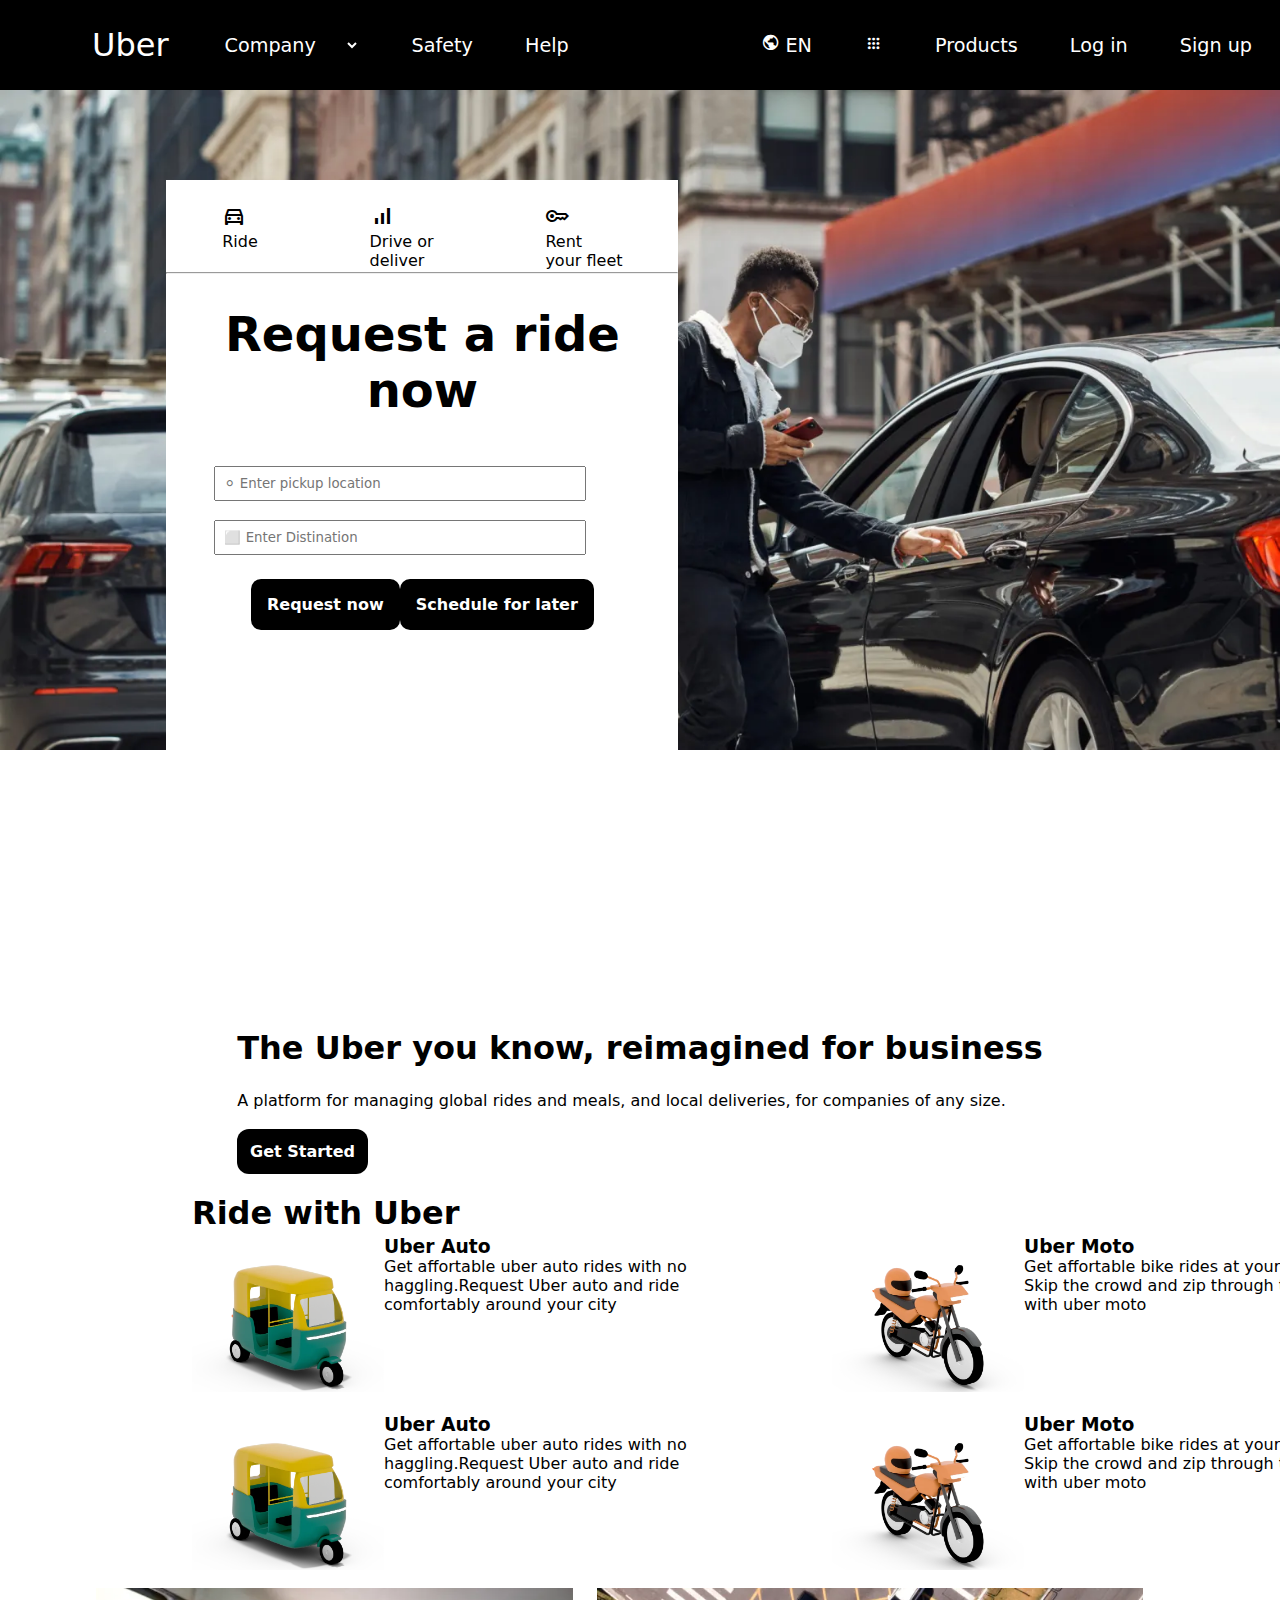
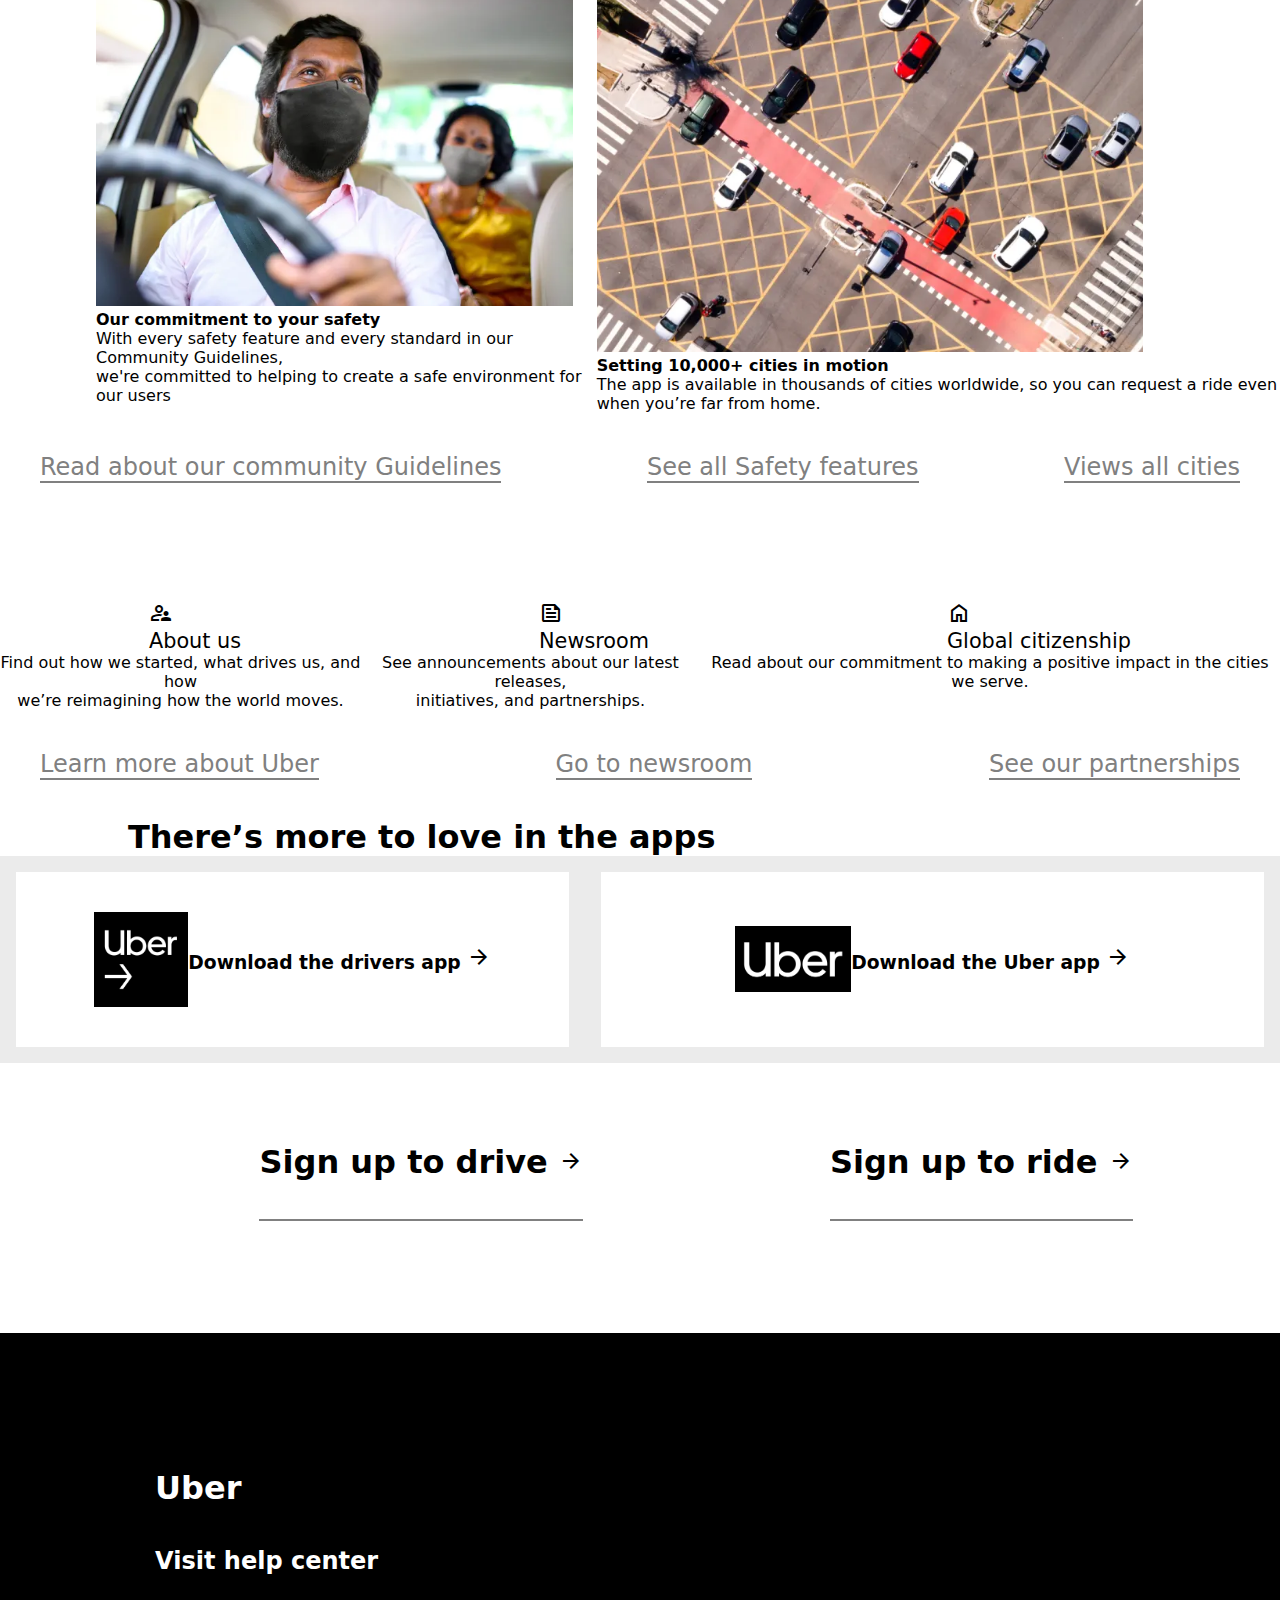
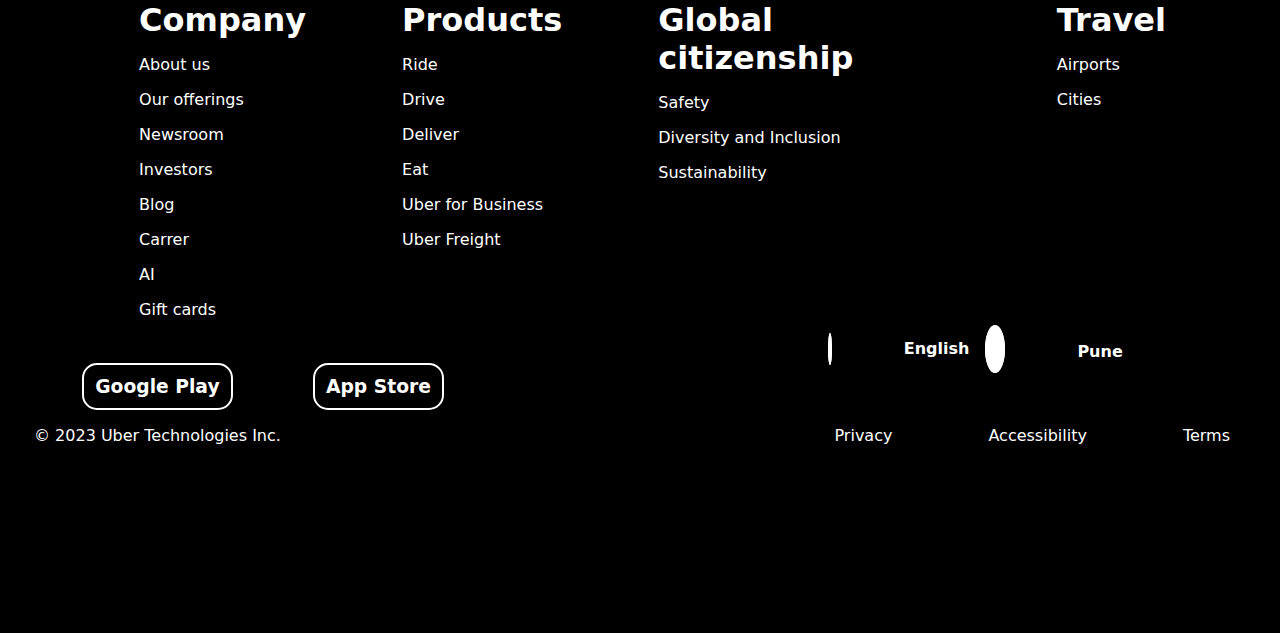
<file: mct/imgFolder/index.html>
<!DOCTYPE html>
<html lang="en">
<head>
    <meta charset="UTF-8">
    <meta name="viewport" content="width=device-width, initial-scale=1.0">
    <title>Document</title>
    <link rel="stylesheet" href="./style.css">
    <link href="https://cdn.jsdelivr.net/npm/bootstrap@5.3.0/dist/css/bootstrap.min.css" rel="stylesheet" integrity="sha384-9ndCyUaIbzAi2FUVXJi0CjmCapSmO7SnpJef0486qhLnuZ2cdeRhO02iuK6FUUVM" crossorigin="anonymous">
</head>
<link rel="stylesheet" href="https://fonts.googleapis.com/css2?family=Material+Symbols+Outlined:opsz,wght,FILL,GRAD@48,400,0,0" />
<link rel="stylesheet" href="https://cdnjs.cloudflare.com/ajax/libs/font-awesome/6.4.0/css/all.min.css" integrity="sha512-iecdLmaskl7CVkqkXNQ/ZH/XLlvWZOJyj7Yy7tcenmpD1ypASozpmT/E0iPtmFIB46ZmdtAc9eNBvH0H/ZpiBw==" crossorigin="anonymous" referrerpolicy="no-referrer" />
</head>
<body>
    <nav>
        <div class="leftNavbar">
            <ul>
                <li><a href="#"><span>Uber</span></a></li>
                <li><a href="#"><select name="" id="">
                    <option value="">Company</option>
                    <option value="">About</option>
                    <option value="">Our Offering</option>
                    <!-- <option value="">How Uber Works</option>
                    <option value="">Global citizenship</option>
                    <option value="">Newsroom</option>
                    <option value="">Investor relation</option>
                    <option value="">Blog</option>
                    <option value="">Carrers</option> -->
                </select></a></li>
                <li><a href="#">Safety</a></li>
                <li><a href="#">Help</a></li>
            </ul>
        </div>
        <div class="rightNavbar">
            <ul>
                <li><span class="material-symbols-outlined">
                    public
                    </span> <span>EN</span></li>
                <li><span class="material-symbols-outlined">
                    apps
                    </span></li>
                <li><a href="#">Products</a></li>
                <li><a href="#">Log in</a></li>
                <li><a href="#">Sign up</a></li>
            </ul>
        </div>
    </nav>

    <main>
        <section class="mainSection">
            <div class="contentContainer">
                <ul>
                    <li class="one"><span class="material-symbols-outlined">
                        directions_car
                        </span>
                        <br>Ride</li>
                    <li class="two"><span class="material-symbols-outlined">
                        signal_cellular_alt
                        </span> <br>Drive or <br>deliver</li>
                    <li class="three"><span class="material-symbols-outlined">
                        key
                        </span> <br>Rent <br>your fleet</li>
                </ul>
                <hr>

                <div class="requestNow">
                    <h1>Request a ride now</h1>
                </div>

                <div class="input">
                    <input type="text" placeholder="⚪ Enter pickup location">
                    <br><br>
                    <input type="text" placeholder="⬜ Enter Distination">
                </div>

                <div class="RequestForBooking">
                    <ul>
                        <li><a class="anchorTag" href="#">Request now</a></li>
                    </ul>

                    <ul>
                        <li><a href="#">Schedule for later</a></li>
                    </ul>
                </div>
            </div>
            <div class="img1">
                <img src="./img/1st img.webp" alt="">
            </div>
        </section>


        <section class="section2">
            <div class="secContent">
                <h1>The Uber you know, reimagined for business</h1>

                <p>A platform for managing global rides and meals, and local deliveries, for companies of any size.</p>

                <a href="#">Get Started</a>
            </div>
        </section>
    </main>

    <footer>
        <section class="section3">
            <div class="sec3Content">
                <h1>Ride with Uber</h1>
            </div>

            <div class="vehicle">
                <div class="auto">
                    <img src="./img/auto.webp" alt="">
                    <div class="autoContent">
                        <h3>Uber Auto</h3>
                        <p>Get affortable uber auto rides with no <br>haggling.Request Uber auto and ride <br>comfortably around your city</p>
                    </div>
                </div>
                <div class="moto">
                    <img src="./img/Moto.webp" alt="">
                    <div class="motoContent">
                        <h3>Uber Moto</h3>
                        <p>Get affortable bike rides at your doorstep. <br> Skip the crowd and zip through traffic <br> with uber moto</p>
                    </div>
                </div>
            </div>

            <div class="vehicle">
                <div class="auto">
                    <img src="./img/auto.webp" alt="">
                    <div class="autoContent">
                        <h3>Uber Auto</h3>
                        <p>Get affortable uber auto rides with no <br>haggling.Request Uber auto and ride <br>comfortably around your city</p>
                    </div>
                </div>
                <div class="moto">
                    <img src="./img/Moto.webp" alt="">
                    <div class="motoContent">
                        <h3>Uber Moto</h3>
                        <p>Get affortable bike rides at your doorstep. <br> Skip the crowd and zip through traffic <br> with uber moto</p>
                    </div>
                </div>
            </div>
        </section>


        <section class="section4">
            <div class="safety">
                <div class="firstImg">
                    <img src="./img/Safety1.webp" alt="">
                    <h4>Our commitment to your safety</h4>
                    <p>With every safety feature and every standard in our Community Guidelines,<br> we're committed to helping to create a safe environment for our users</p>
                </div>
                <div class="secondImg">
                    <img src="./img/Cities.webp" alt="">
                    <h4>Setting 10,000+ cities in motion</h4>
                    <p>The app is available in thousands of cities worldwide, so you can request a  ride even when you’re far from home.</p>
                </div>
            </div>

            <div class="guideLines">
                <ul>
                    <li><a class="safe1" href="#">Read about our community Guidelines</a></li>
                    <li><a class="safe2" href="#">See all Safety features</a></li>
                    <li><a class="safe3" href="#">Views all cities</a></li>
                </ul>
            </div>
        </section>

        <section class="section5">
            <div class="information">
                <ul>
                    <li><span class="material-symbols-outlined">
                        supervisor_account
                        </span><br><a href="#">About us</a></li>
                    <li><span class="material-symbols-outlined">
                        news
                        </span><br><a href="#">Newsroom</a></li>
                    <li><span class="material-symbols-outlined">
                        home
                        </span><br><a href="#">Global citizenship</a></li>
                </ul>
            </div>

            <div class="paragraph">
                <p>Find out how we started, what drives us, and how <br> we’re reimagining how the world moves.</p>
                <p>See announcements about our latest releases, <br>initiatives, and partnerships.</p>
                <p>Read about our commitment to making a  positive impact in the cities we serve.</p>
            </div>
            <div class="guideLines">
                <ul>
                    <li><a class="safe1" href="#">Learn more about Uber</a></li>
                    <li><a class="safe2" href="#">Go to newsroom</a></li>
                    <li><a class="safe3" href="#">See our partnerships</a></li>
                </ul>
            </div>
        </section>

        <section class="section6">
            <h1>There’s more to love in the apps</h1>
            <div class="lastsec">
                <div class="driver">
                    <img src="./img/driver.png" alt="">
                    <h3>Download the drivers app <span class="material-symbols-outlined">
                        arrow_forward
                        </span></h3>
                </div>
                <div class="nonDriver">
                    <img src="./img/uberImg.webp" alt="">
                    <h3>Download the Uber app <span class="material-symbols-outlined">
                        arrow_forward
                        </span></h3>
                </div>
            </div>

            <div class="signUp">
                <h1>Sign up to drive <span class="material-symbols-outlined">
                    arrow_forward
                    </span><br><br></h1>
                <h1>Sign up to ride <span class="material-symbols-outlined">
                    arrow_forward
                    </span></h1>
            </div>
        </section>
    </footer>


    <footer class="footer">
        <div class="help">
            <h2>Uber</h2>
            <p>Visit help center</p>
        </div>

        <div class="company">
            
            <ul>
                <h2>Company</h2>
                <li><a href="#">About us</a></li>
                <li><a href="#">Our offerings</a></li>
                <li><a href="#">Newsroom</a></li>
                <li><a href="#">Investors</a></li>
                <li><a href="#">Blog</a></li>
                <li><a href="#">Carrer</a></li>
                <li><a href="#">AI</a></li>
                <li><a href="#">Gift cards</a></li>
            </ul>
            <ul>
                <h2>Products</h2>
                <li><a href="#">Ride</a></li>
                <li><a href="#">Drive</a></li>
                <li><a href="#">Deliver</a></li>
                <li><a href="#">Eat</a></li>
                <li><a href="#">Uber for Business</a></li>
                <li><a href="#">Uber Freight</a></li>
            </ul>
            <ul>
                <h2>Global citizenship</h2>
                <li><a href="#">Safety</a></li>
                <li><a href="#">Diversity and Inclusion</a></li>
                <li><a href="#">Sustainability</a></li>
            </ul>
            <ul>
                <h2>Travel</h2>
                <li><a href="#">Airports</a></li>
                <li><a href="#">Cities</a></li>
            </ul>
        </div>


        <div class="socialLogo">
            <div class="leftlogo">
                <ul>
                    <li><i class="fa-brands fa-facebook"></i></li>
                    <li><i class="fa-brands fa-twitter"></i></i></li>
                    <li><i class="fa-brands fa-youtube"></i></i></li>
                    <li><i class="fa-brands fa-linkedin"></i></i></li>
                    <li><i class="fa-brands fa-instagram"></i></i></li>
                </ul>
            </div>
            <div class="rightlogo">
                <ul>
                    <li><i class="fa-sharp fa-solid fa-globe"></i></li>
                    <li><a  href="#">English</a></li>
                    <li class="englisht"><i class="fa-solid colorsoflogo fa-location-pin"></i>Pune</li>
                </ul>
            </div>
        </div>

        <div class="playStore">
            <div class="playLogo">
                <h3><i class="fa-brands fa-google-play"></i>Google Play</h3>
                <h3><i class="fa-brands fa-apple"></i>App Store</h3>
            </div>
        </div>

        <div class="lastDiv">
            <div class="leftDiv">
                <p>© 2023 Uber Technologies Inc.</p>
            </div>
            <div class="rightDiv">
                <ul>
                    <li><a href="#">Privacy</a></li>
                    <li><a href="#">Accessibility</a></li>
                    <li><a href="#">Terms</a></li>
                </ul>
            </div>
        </div>
    </footer>
</body>
</html>
</file>
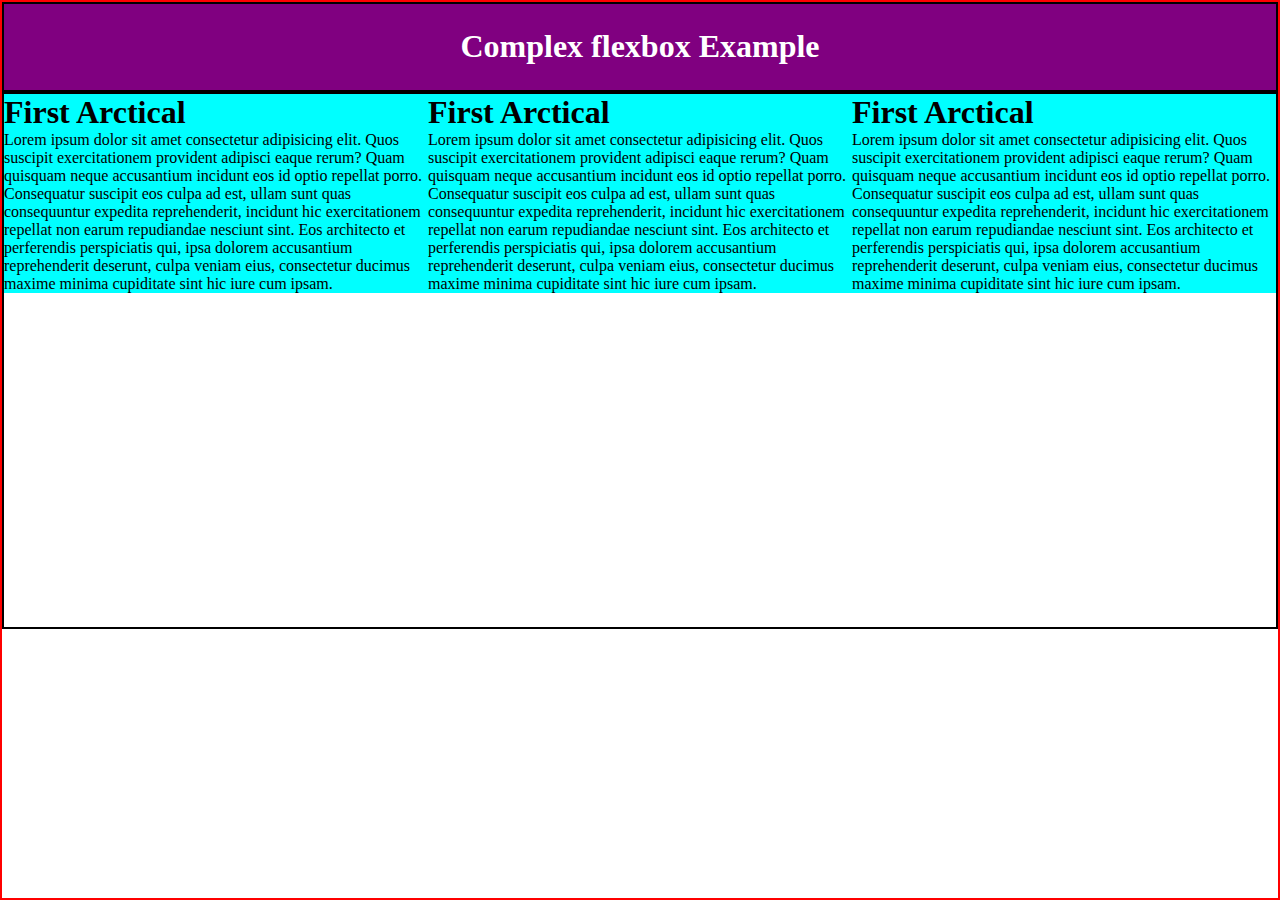
<file: interview.html>
<!DOCTYPE html>
<html lang="en">
<head>
    <meta charset="UTF-8">
    <meta name="viewport" content="width=device-width, initial-scale=1.0">
    <title>Document</title>
    <link rel="stylesheet" href="interview.css">
</head>
<body>
    <nav>
        <div class="heading">
            <h1>Complex flexbox Example</h1>
        </div>
    </nav>

    <main>
        <section>
            <div class="contentContainer">
                <div class="firstArtical">
                    <h1>First Arctical</h1>
                    <p>Lorem ipsum dolor sit amet consectetur adipisicing elit. Quos suscipit exercitationem provident adipisci eaque rerum? Quam quisquam neque accusantium incidunt eos id optio repellat porro. Consequatur suscipit eos culpa ad est, ullam sunt quas consequuntur expedita reprehenderit, incidunt hic exercitationem repellat non earum repudiandae nesciunt sint. Eos architecto et perferendis perspiciatis qui, ipsa dolorem accusantium reprehenderit deserunt, culpa veniam eius, consectetur ducimus maxime minima cupiditate sint hic iure cum ipsam.</p>
                </div>
                <div class="secondArtical">
                    <h1>First Arctical</h1>
                    <p>Lorem ipsum dolor sit amet consectetur adipisicing elit. Quos suscipit exercitationem provident adipisci eaque rerum? Quam quisquam neque accusantium incidunt eos id optio repellat porro. Consequatur suscipit eos culpa ad est, ullam sunt quas consequuntur expedita reprehenderit, incidunt hic exercitationem repellat non earum repudiandae nesciunt sint. Eos architecto et perferendis perspiciatis qui, ipsa dolorem accusantium reprehenderit deserunt, culpa veniam eius, consectetur ducimus maxime minima cupiditate sint hic iure cum ipsam.</p>
                </div>
                <div class="thirdArtical">
                    <h1>First Arctical</h1>
                    <p>Lorem ipsum dolor sit amet consectetur adipisicing elit. Quos suscipit exercitationem provident adipisci eaque rerum? Quam quisquam neque accusantium incidunt eos id optio repellat porro. Consequatur suscipit eos culpa ad est, ullam sunt quas consequuntur expedita reprehenderit, incidunt hic exercitationem repellat non earum repudiandae nesciunt sint. Eos architecto et perferendis perspiciatis qui, ipsa dolorem accusantium reprehenderit deserunt, culpa veniam eius, consectetur ducimus maxime minima cupiditate sint hic iure cum ipsam.</p>
                </div>
            </div>
        </section>
    </main>
</body>
</html>
</file>
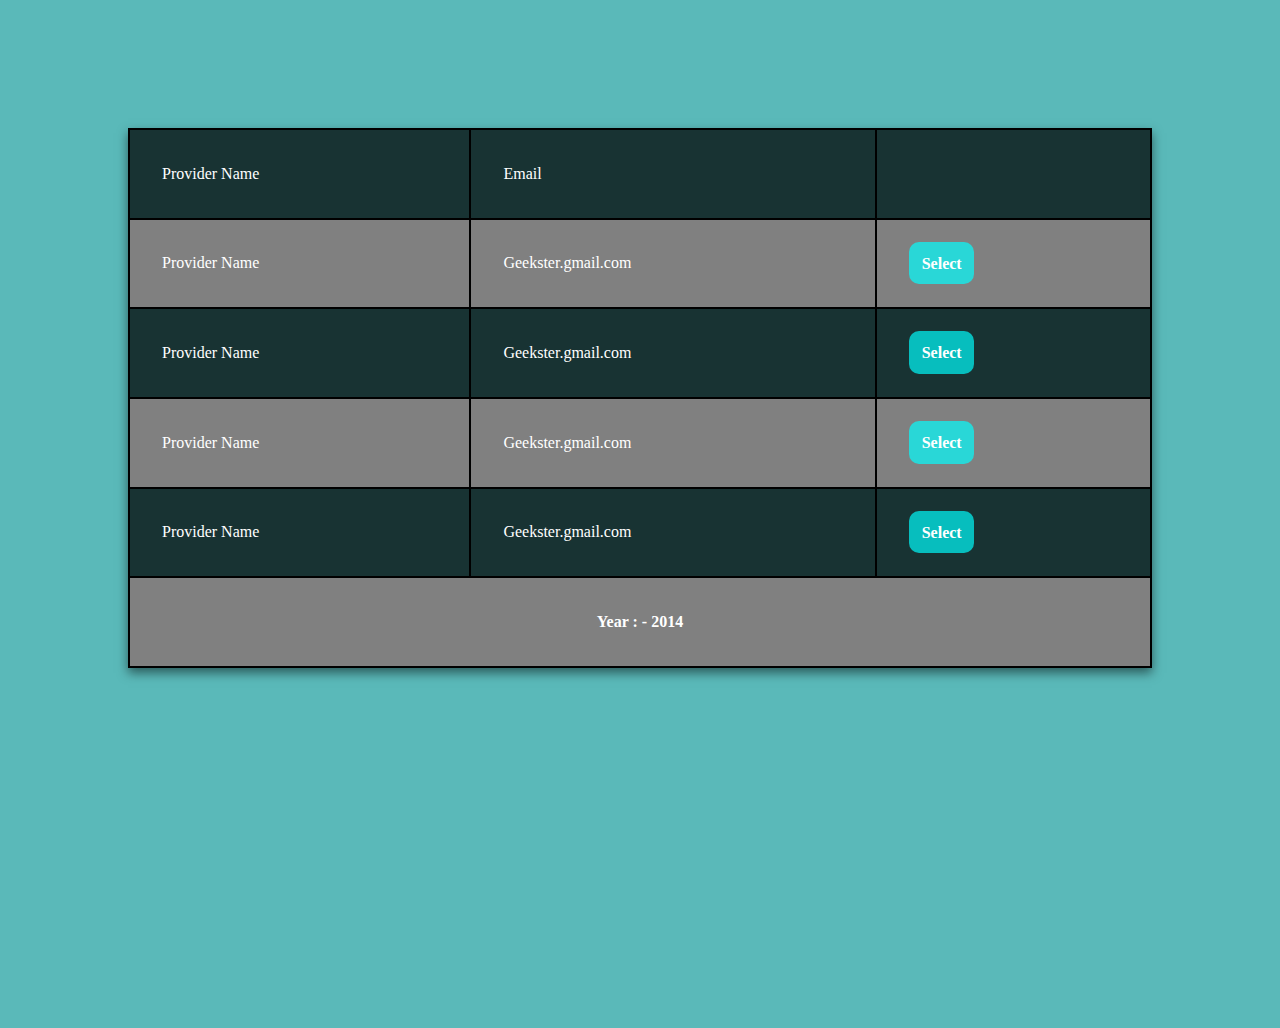
<file: interview1.html>
<!DOCTYPE html>
<html lang="en">
<head>
    <meta charset="UTF-8">
    <meta name="viewport" content="width=, initial-scale=1.0">
    <title>Document</title>
    <link rel="stylesheet" href="interview1.css">
</head>
<body>  
    <div class="contentContainer">
        <table>
            <tr class="black">
              <td>Provider Name</td>
              <td>Email</td>
              <td></td>
            </tr>
            <tr class="grey">
              <td>Provider Name</td>
              <td>Geekster.gmail.com</td>
              <td><a href="#">Select</a></td>
            </tr>
            <tr class="black">
                <td>Provider Name</td>
                <td>Geekster.gmail.com</td>
                <td><a href="#">Select</a></td>
            </tr>
            <tr class="grey">
                <td>Provider Name</td>
                <td>Geekster.gmail.com</td>
                <td><a href="#">Select</a></td>
              </tr>
              <tr class="black">
                <td>Provider Name</td>
                <td>Geekster.gmail.com</td>
                <td><a href="#">Select</a></td>
              </tr>
              <tr class="grey">
                <th colspan="5">Year : - 2014</th>
              </tr>
          </table>
    </div>
</body>
</html>
</file>
<file: mct/imgFolder/style.css>
*{
    margin: 0;
    padding: 0;
    box-sizing: border-box;
    font-family: UberMove, UberMoveText, system-ui, "Helvetica Neue", Helvetica, Arial, sans-serif;
}

body{
    height: 100vh;
    width: 100%;
    /* border: 2px solid red; */
    background-attachment: fixed;
    /* overflow-x: hidden; */
}

nav{
    height: 10%;
    border: 2px solid black;
    display: flex;
    justify-content: space-between;
    align-items: center;
    background-color: black;
}

.leftNavbar{
    /* left: 0px; */
    display: flex;
    justify-content: center;
    align-items: center;
}

.leftNavbar ul{
    display: flex;
    justify-content: center;
    align-items: center;
}

.leftNavbar ul li{
    margin: 0px 10px;
    list-style: none;
    padding: 1rem;
}

.leftNavbar ul li a{
    text-decoration: none;
    color: white;
    font-size: 1.2rem;

}

.leftNavbar ul li a span{
    margin-left: 4rem;
    font-size: 2rem;
}

.leftNavbar ul li a select{
    background-color: black;
    color: white;
    border: none;
    font-size: 1.2rem;
}

.rightNavbar{
    /* right: 0px; */
}

.rightNavbar ul{
    display: flex;
    justify-content: center;
    align-items: center;
}

.rightNavbar ul li{
    margin: 0px 10px;
    text-decoration: none;
    list-style: none;
    padding: 1rem;
}

.rightNavbar ul li span{
    color: white;
    font-size: 1.2rem;
}

.rightNavbar ul li a{
    text-decoration: none;
    color: white;
    font-size: 1.2rem;
}

main{
    height: 80%;
    width: 100%;
}

.mainSection{
    height: 80%;
    width: 100%;
}

.contentContainer{
    height: 70%;
    width: 40%;
    position: absolute;
    z-index: 1;
    /* border: 2px solid red; */
    top: 20%;
    left: 13%;
    color: black;
    background-color: white;
}

.contentContainer ul{
    display: flex;
    justify-content: space-around;
    margin-top: 1.5rem;
    margin-bottom: 1.5rem ;
}

.contentContainer ul li{
    list-style: none;
    margin-bottom: -1.4rem ;
}

.one:hover{
    padding-bottom: 2rem;
    border-bottom: 5px solid black;
}

.two:hover{
    padding-bottom: 2rem;
    border-bottom: 5px solid black;
}

.three:hover{
    padding-bottom: 2rem;
    border-bottom: 5px solid black;
}

.img1{
    width: 100%;
    height: 90%;
}

.img1 img{
    min-height: 100%;
    width: 100%;
    position: relative;
    background-position: center;
    background-size: cover;
    /* z-index: 1000; */
}

.requestNow{
    margin-top: 2rem;
    margin-bottom: 2rem;
    text-align: center;
}

.requestNow h1{
    font-size: 3rem;
    color: black;
    font-weight: 700;
}

.input{
    margin-top: 3rem;
    margin-left: 3rem;
    margin-bottom: 1rem;
}

.input input{
    width: 80%;
    padding: .5rem;
}

.RequestForBooking{
    display: flex;
    justify-content: center;
    margin-top: 1rem;
}


.RequestForBooking ul li a{
    text-decoration: none;
    color: white;
    /* border: 2px solid red; */
    background-color: black;
    padding: 1rem;
    border-radius: 10px;
    font-weight: 600;
}

.section2{
    margin-top: 17.8rem;
    height: 40%;
    width: 100%;
    /* border: 5px solid red; */
    display: flex;
    justify-content: center;
    flex-direction: column;
    align-items: center;
}

.secContent p{
    margin-top: 1.5rem;
    margin-bottom: 2rem;
    
}

.secContent a{
    /* border: 2px solid red; */
    padding: .8rem;
    border-radius: 12px;
    text-decoration: none;
    color: white;
    font-weight: 600;
    background-color: black;
}


.section3{
    margin-top: 30%;
    margin-left: 15%;
    height: 100%;
    width: 100%;
}

.vehicle{
    display: flex;
    
}

.auto img{
    margin-top: 2rem;
    width: 30%;
}

.auto{
    margin-bottom: 6rem;
}

.autoContent{
    margin-left: 12rem;
    margin-top: -10rem;

}


.moto img{
    margin-top: 2rem;
    width: 30%;
}

.motoContent{
    margin-left: 12rem;
    margin-top: -10rem;
}

section4{
    width: 100%;
}
.safety{
    display: flex;
    justify-content: space-between;
}

.firstImg img{
    margin-left: 6rem;
    width: 80%;
}

.firstImg h4{
    margin-left: 6rem;
}

.firstImg p{
    margin-left: 6rem;
}

.secondImg img{
    margin-right: 3rem;
    width: 80%;
}

.secondImg h4,p{
    margin-left: 0rem;
}

.guideLines ul{
    display: flex;
    justify-content: space-between;
    padding: 2.5rem;
}

.guideLines ul li{
    list-style: none;
}

.guideLines ul li a{
    text-decoration: none;
    color: grey;
    font-size: 1.5rem;
    border-bottom: 2px solid grey;
}

.safe1:hover{
    border-bottom: 2px solid black;
}
.safe2:hover{
    border-bottom: 2px solid black;
}
.safe3:hover{
    border-bottom: 2px solid black;
}

.section5{
    width: 100%;
    margin-top: 5rem;
}

.information{
    /* border:2px solid black; */

}

.information ul{
    display: flex;
    justify-content: space-around;
}

.information ul li{
    list-style: none;
}

.information ul li a{
    text-decoration: none;
    color: black;
    font-size: 1.3rem;
}

.paragraph{
    width: 100%;
    display: flex;
    justify-content: space-around;
    text-align: center;
}

.section6{
    width: 100%;
    /* border:2px solid black; */
    
}

.section6 h1{
    margin-left: 10%;
}

.lastsec{
    display: flex;
    background-color: rgba(128, 128, 128, 0.162);

}

.driver{
    /* border: 2px solid black; */
    padding: 2.5rem;
    width: 100%;
    display: flex;
    justify-content: center;
    align-items: center;
    margin: 1rem;
    background-color: white;
}

.driver img{
    /* border: 2px solid red; */
    width: 20%;
}

.nonDriver{
    /* border: 2px solid black; */
    padding: 2.5rem;
    display: flex;
    justify-content: center;
    align-items: center;
    margin: 1rem;
    background-color: white;
}
.nonDriver img{
    /* border: 2px solid red; */
    width: 20%;
}

.signUp{
    display: flex;
    margin: 5rem;
    justify-content: space-around;
    
}

.signUp h1{
    margin-bottom: 2rem;
    border-bottom: 2px solid grey;
}

.footer{
    height: 100%;
    width: 100vw;
    border: 2px solid black;
    background-color: black;
}

.help{
    position: relative;
    left: 12%;
    top: 15%;
    margin-bottom: 10rem;
}

.help h2{
    margin-bottom: 2.5rem;
    font-weight: 600;
    font-size: 2rem;
    color: white;
}

.help p{
    font-size: 1.5rem;
    font-weight: 600;
    color: white;
}

.company{
    margin-left: 12%;
    display: flex;
}

.company ul{
    margin-right: 7rem;
    margin-left: -1rem;
}

.company ul li{
    list-style: none;
    margin-bottom: 1rem;
}

.company ul li a{
    text-decoration: none;
    color: white;
}

.company h2{
    font-weight: 600;
    font-size: 2rem;
    color: white;
    margin-bottom: 1rem;
}

.socialLogo{
    /* border: 2px solid red; */
    display: flex;
    justify-content: space-around;
}

.leftlogo ul{
    display: flex;
    margin-left: 10%;
}

.leftlogo ul li{
    list-style: none;
}

.leftlogo ul li i{
    /* border: 2px solid red; */
    border-radius: 50%;
    background-color: white;
    font-size: 1.5rem;
    margin-right: 4.5rem;
    
}

.rightlogo ul{
    display: flex;
    /* flex-direction: column; */
    justify-content: center;
    align-items: center;
    
}

.rightlogo ul li i{
    border: 2px solid white;
    border-radius: 50%;
    background-color: white;
    font-size: 1.5rem;
    margin-right: 4.5rem;
}

.rightlogo ul li a{
    text-decoration: none;
    color: white;
}

.rightlogo ul li{
    right: 20rem;
    list-style: none;
    font-weight: 600;
    
}

.englisht{
    color: white;
    margin-left: -5rem;
    font-weight: 600;
    
}

.englisht i{
    padding: .5rem;
    margin-left: 6rem;
}

.colorsoflogo{
    color: black;
}

.playLogo{
    background-color: black;
    display: flex;
}

.playLogo h3{
    border: 2px solid white;
    padding: .7rem;
    margin-left: 5rem;
    color: white;
    border-radius: 15px;
}


.lastDiv{
    /* border:2px solid red; */
    display: flex;
    justify-content: space-between;
    align-items: center;
    background-color: black;
}

.leftDiv p{
    color: white;
    margin-left: 2rem;
}

.rightDiv ul{
    display: flex;
}

.rightDiv ul li{
    padding: 1rem;
    list-style: none;
}



.rightDiv ul li a{
    color: white;
    text-decoration: none;
    margin: 2rem;
}
</file>
<file: interview.css>
*{
    margin: 0;
    padding: 0;
    box-sizing: border-box;
}
body{
    height: 100vh;
    width: 100vw;
    border: 2px solid red;
}
nav{
    height: 10%;
    border: 2px solid black;
    display: flex;
    justify-content: center;
    align-items: center;
    background-color: #800080;
}
.heading h1{
    color: white;
    font-size: 2rem;
}

main{
    height: 60%;
    width: 100%;
    border: 2px solid black;
}
section{
    display: flex;
    justify-content: center;
    align-items: center;
}

.contentContainer{
    display: flex;
    justify-content: center;
    align-items: center;
}

.firstArtical{
    background-color: cyan;
}

.secondArtical{
    background-color: cyan;
}

.thirdArtical{
    background-color: cyan;
}
</file>
<file: interview1.css>
*{
    margin: 0;
    padding: 0;
    box-sizing: border-box;
}

body{
    height: 100vh;
    width: 100vw;
    /* border: 2px solid red; */
    background-color: #5ab9b9;
}

.contentContainer{
    height: 60%;
    width: 80%;
    display: flex;
    justify-content: center;
    align-items: center;
    margin: 8rem;
}

table {
    height: 100%;
    width: 100%;
    border-collapse: collapse;
    margin: auto;
    box-shadow: 0px 5px 10px 0px rgba(0, 0, 0, 0.5);
}
table, th, td {
    border: 2px solid black;
    padding: 2rem;
    color: white;
}
td{
    text-align: left;
} 

.black{
    background-color: rgba(0, 0, 0, 0.724);
}
.grey{
    background-color: grey;
}

.grey td a{
    text-decoration: none;
    color: white;
    /* border: 2px solid black; */
    padding: .8rem;
    border-radius: 10px;
    background-color: rgba(0, 255, 255, 0.683);
    font-weight: 600;
}

.black td a{
    text-decoration: none;
    color: white;
    /* border: 2px solid black; */
    padding: .8rem;
    border-radius: 10px;
    background-color: rgba(0, 255, 255, 0.683);
    font-weight: 600;
}
</file>
